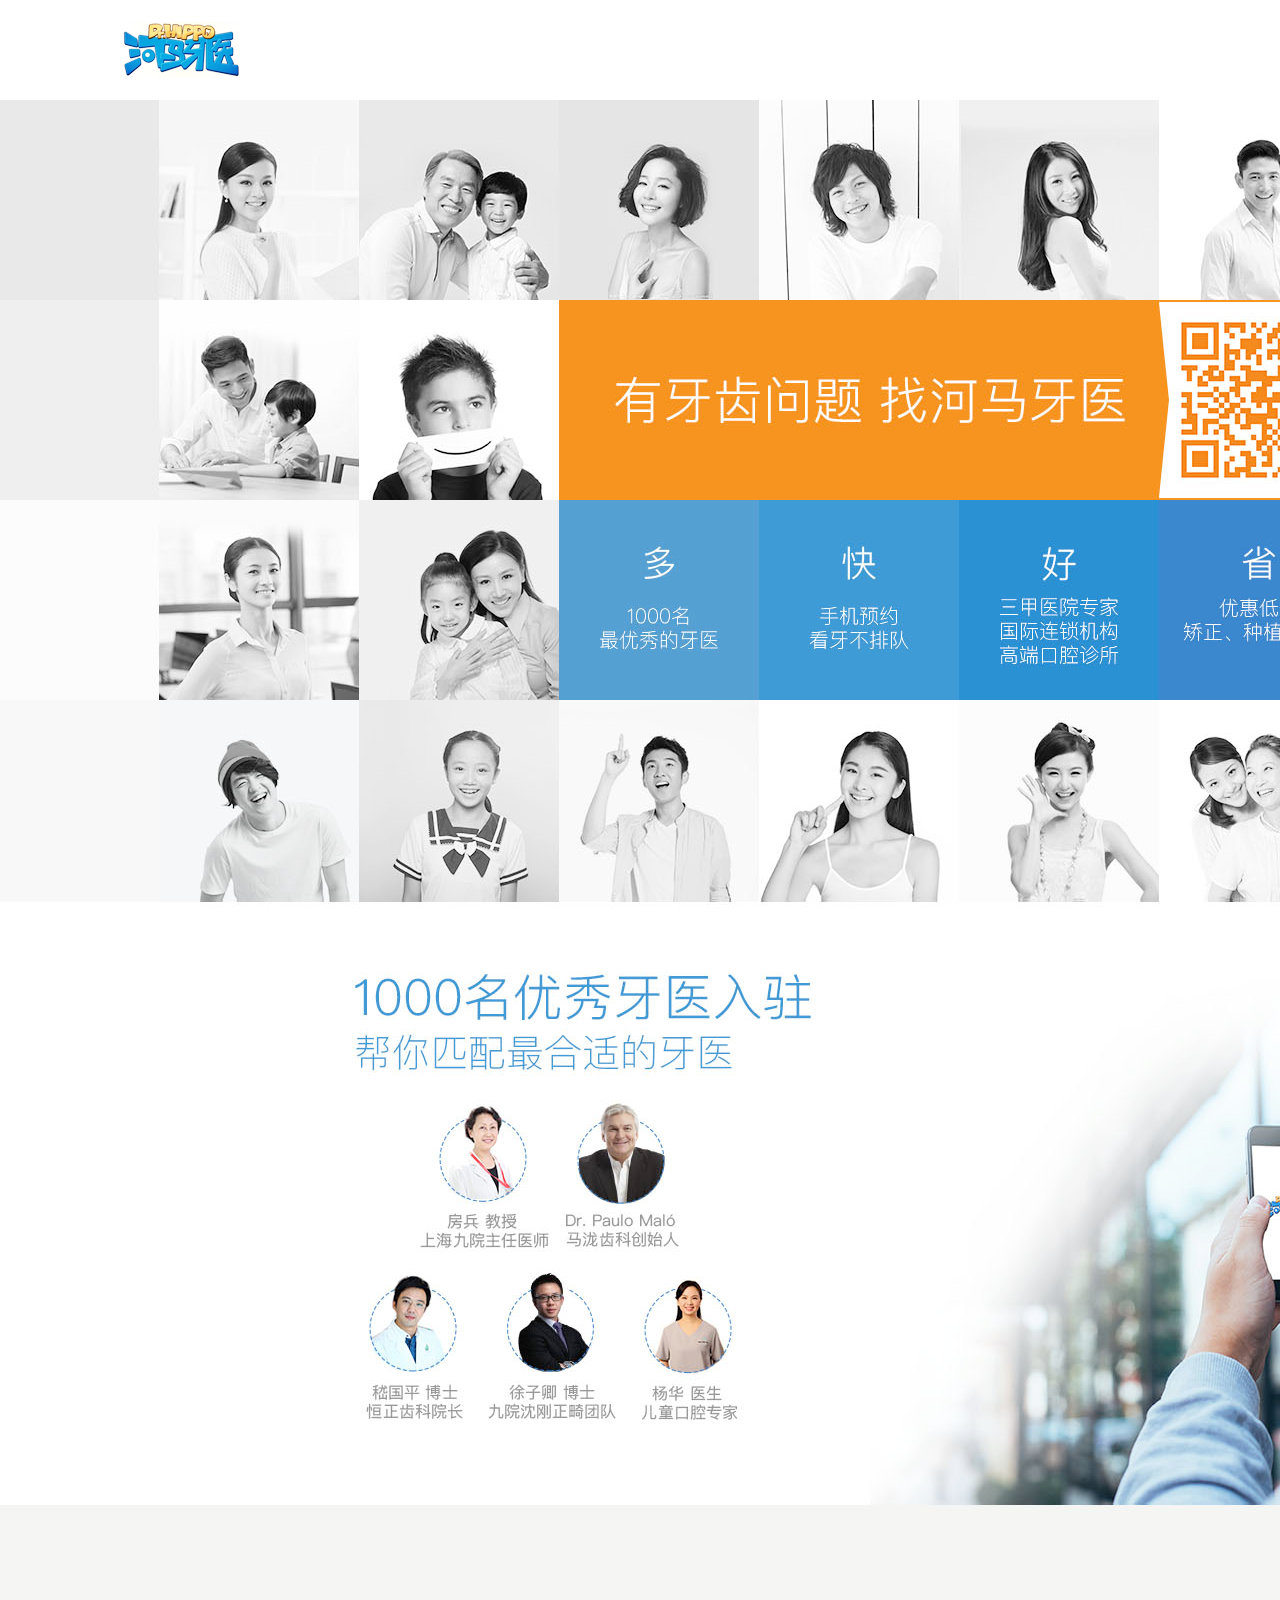
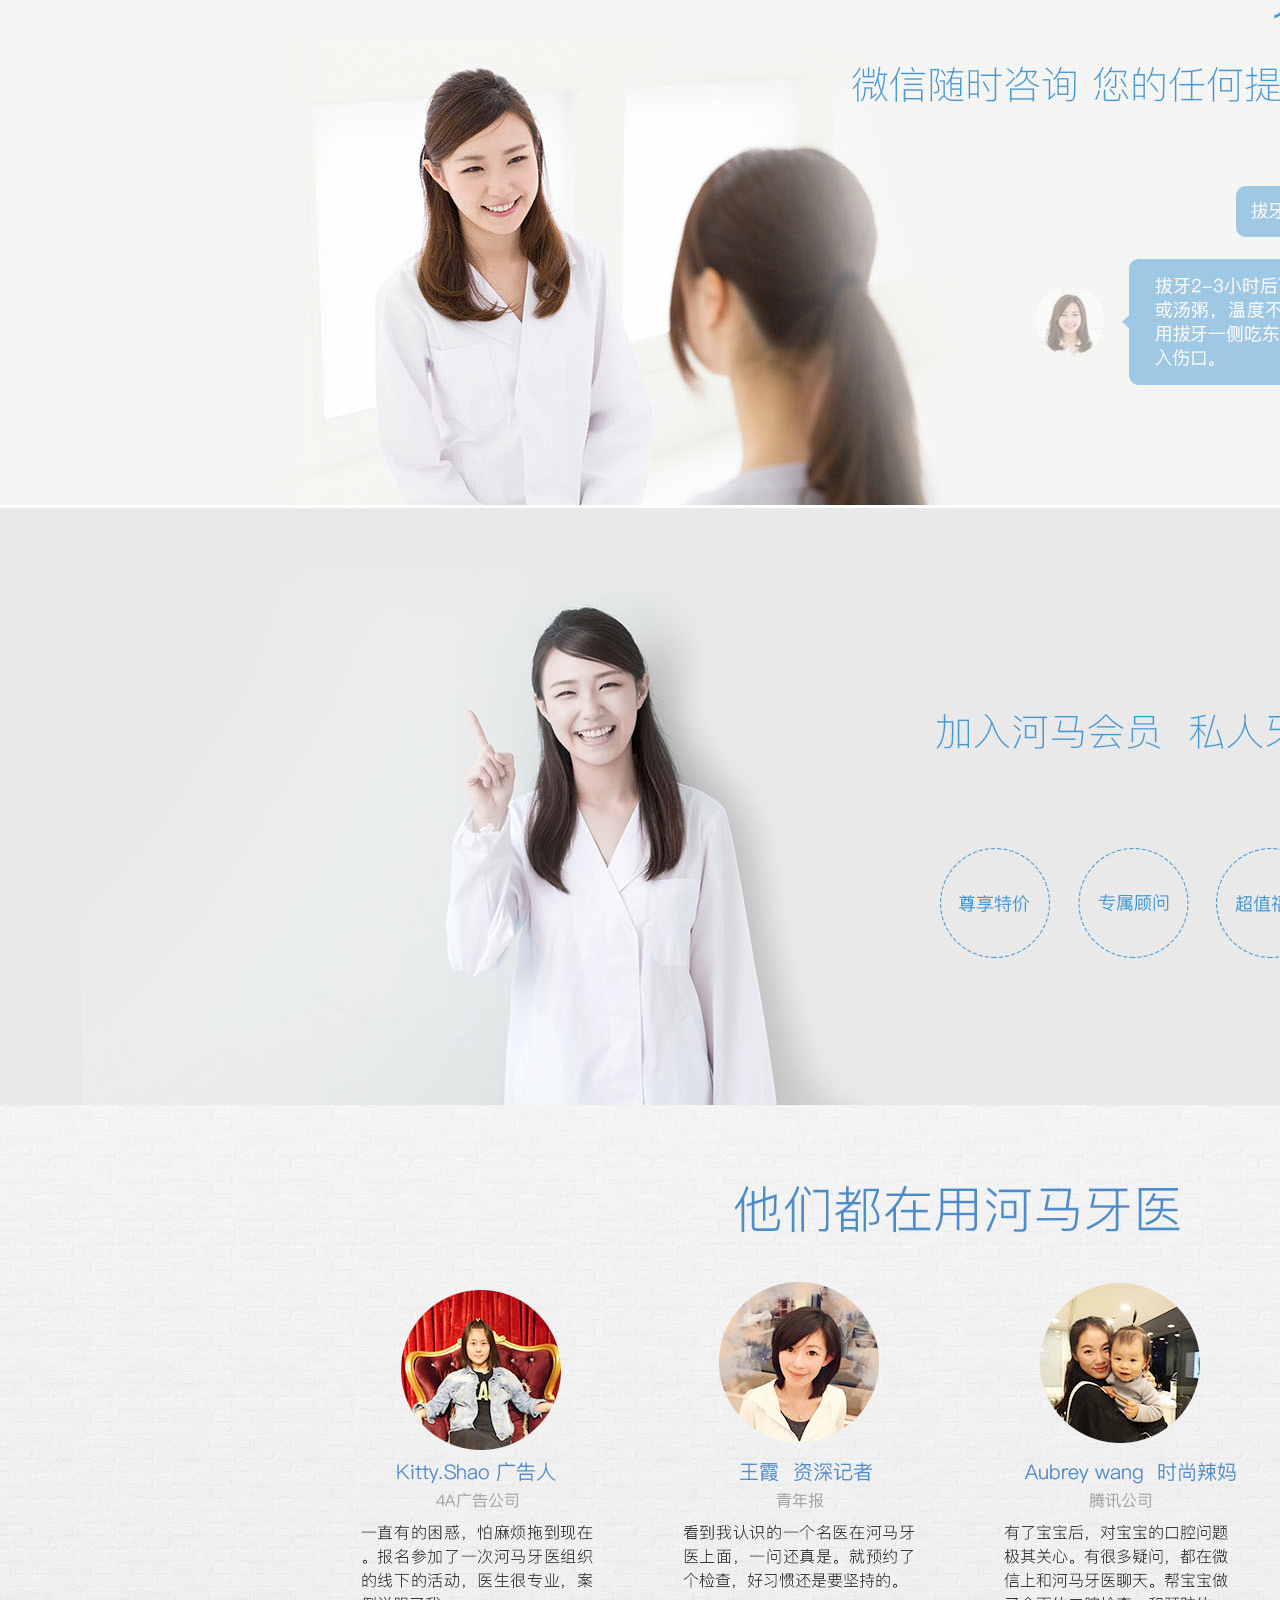
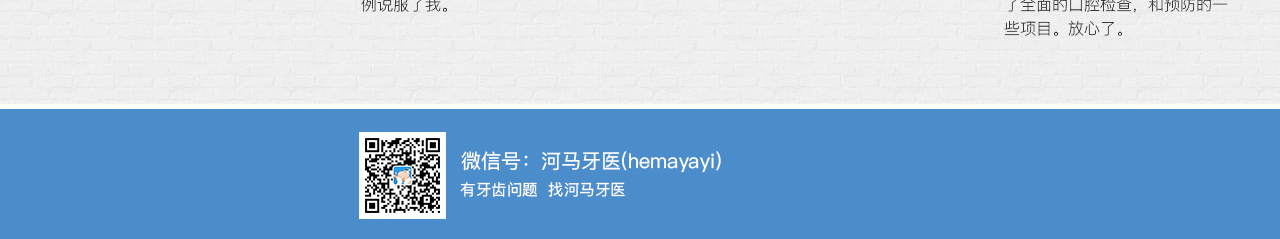
<file: index.html>
<html>
<html lang="en">
<head>
    <meta charset="UTF-8">
    <title>河马牙医</title>
    <link rel="icon" href="./images/logo.ico">
    <link rel="stylesheet" href="./index.css">
</head>
<body>
    <div class="Head">
        <div class="head-1">
            <img class="Home_icon" src="./images/hmlogo.jpg">
                <ul class="ul1">
                    <li class="li1">
                        <a class="a1" href="./index2.html">
                        <img src="./images/home_icon.png">
                        <span>首页</span>
                        </a>
                    </li>   
                    <li class="li1">
                        <a class="a1" href="./index2.html">
                            <img src="./images/about_icon.png">
                            <span>关于我们</span>
                        </a>
                    </li>  
                    <li class="li1">
                        <a class="a1" href="./index2.html">
                            <img src="./images/contact_icon.png">
                            <span>联系方式</span>
                        </a>
                    </li>  
                    
                </ul>    
        </div>
    </div>
    <div class="content1">
        <img src="./images/home1.png">
    </div>
    <div class="content2">
        <img src="./images/home2.png">
    </div>
    <div class="content3">
        <img src="./images/home3.png">
    </div>
    <div class="content4">
        <img src="./images/home4.png">
    </div>
    <div class="content5">
        <img src="./images/home5.png">
    </div>
    <div class="content6">
        <img src="./images/home6.png">
    </div>
    <div calss="tail">

    </div>
</body>
</html>
</file>
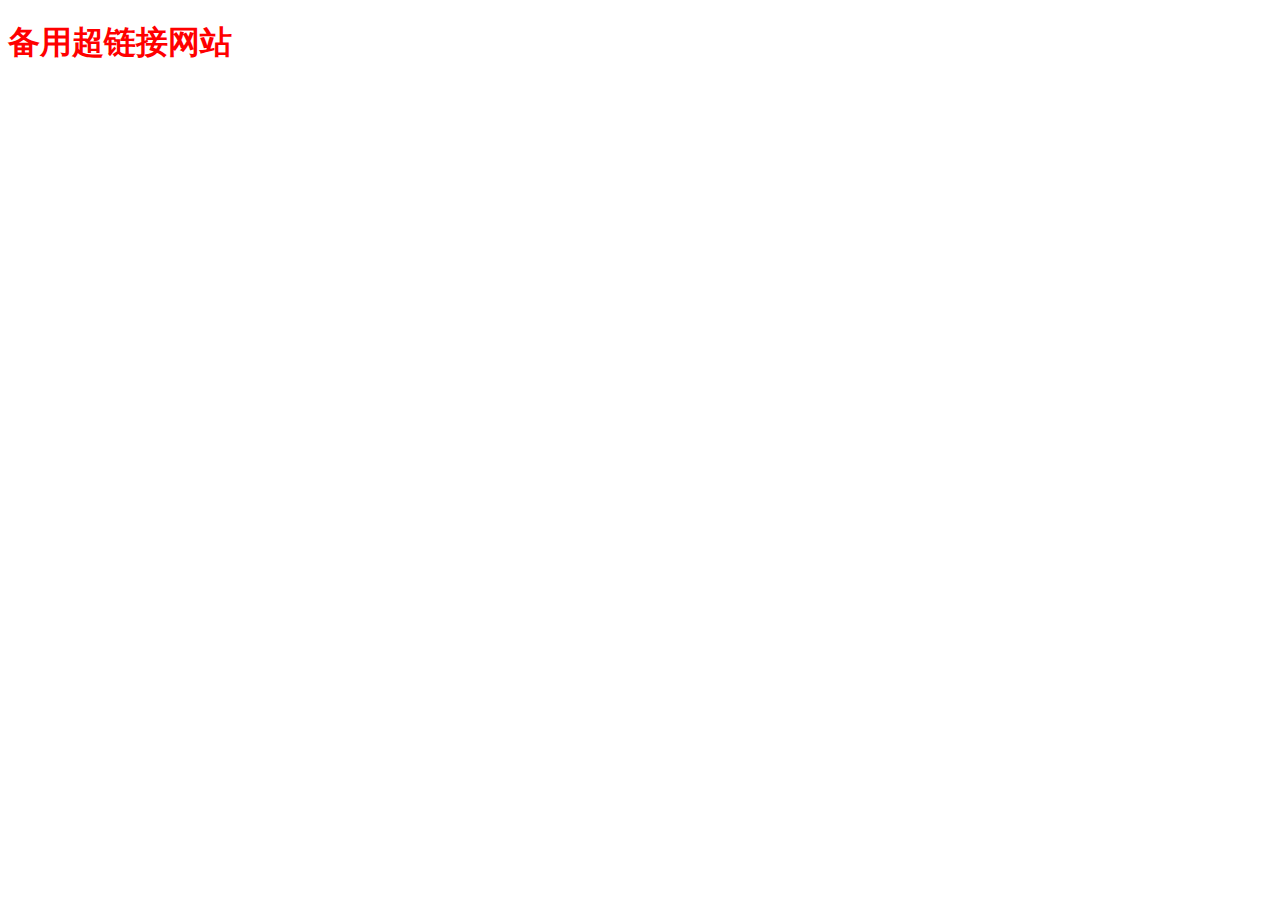
<file: index2.html>
<!DOCTYPE html>
<html lang="en">
<head>
    <meta charset="UTF-8">
    <meta http-equiv="X-UA-Compatible" content="IE=edge">
    <meta name="viewport" content="width=device-width, initial-scale=1.0">
    <title>Document</title>
</head>
<body>
    <h1 style="color: red; font-size: 48ppx ;">
        备用超链接网站
    </h1>
</body>
</html>
</file>
<file: index.css>
*{
    margin:0px;
    padding:0px;
}

.Head{
    width:1919px;
    height:56px;
    /* background-color:blue; */

    padding:22px 0px;
}
.head-1{
    width:1680px;
    height:56px;
    /* display:inline-block; */
    /* background-color:crimson; */
    margin:0 auto;
    
}

.ul1{
    list-style:none;
    float:right;
    
}
.li1{
    float:left;
    margin-right:60px;
    line-height:56px;
}

.a1{ 
    display:inline-block;
    height:56px;
    color:#409ad6;
    text-decoration:none;
}
.ul1 img{
    vertical-align:middle;
    margin-right:5px;
}
.head-1 span{
    vertical-align:middle;
    font-size:22px;
}
</file>
